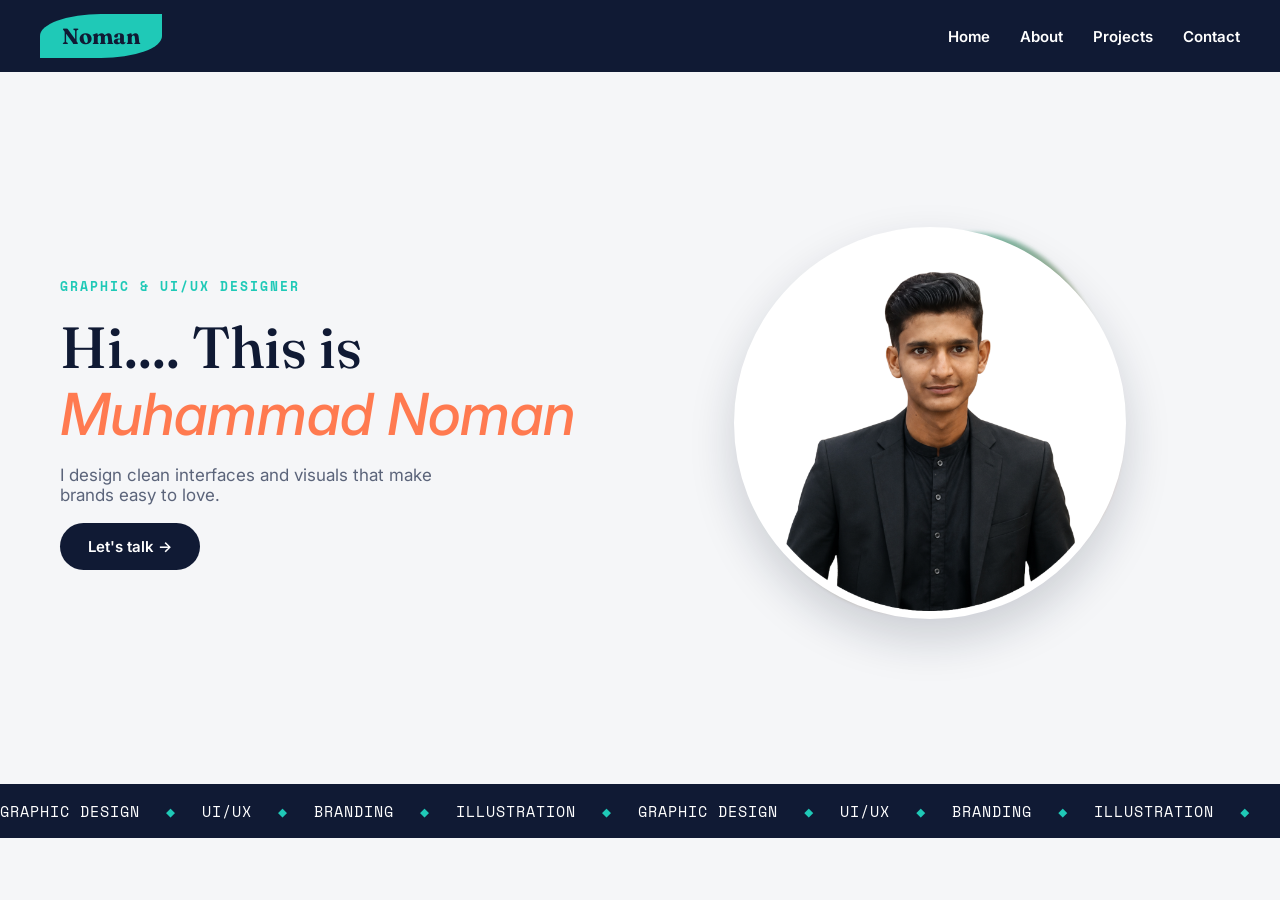
<file: index.html>
<!DOCTYPE html>
<html lang="en">
<head>
    <meta charset="UTF-8">
    <meta name="viewport" content="width=device-width, initial-scale=1.0">
    <title>Portfolio | Home</title>

    <link rel="preconnect" href="https://fonts.googleapis.com">
    <link rel="preconnect" href="https://fonts.gstatic.com" crossorigin>
    <link href="https://fonts.googleapis.com/css2?family=Fraunces:ital,wght@0,500;0,600;1,500&family=Inter:wght@400;500;600;700&family=Space+Mono&display=swap" rel="stylesheet">

    <link rel="stylesheet" href="./styles/style.css">
    <link rel="stylesheet" href="./styles/Home.css">
</head>
<body>
    <div class="navbar">
        <div class="logo">
            <h1>Noman</h1>
        </div>

        <button class="hamburger" id="hamburger" aria-label="Toggle menu" aria-expanded="false" aria-controls="navLinks">
            <span></span>
            <span></span>
            <span></span>
        </button>

        <div class="navLinks" id="navLinks">
            <ul>
                <li style="--i:1"><a href="index.html">Home</a></li>
                <li style="--i:2"><a href="./pages/About.html">About</a></li>
                <li style="--i:3"><a href="./pages/Projects.html">Projects</a></li>
                <li style="--i:4"><a href="./pages/Contact.html">Contact</a></li>
            </ul>
        </div>
    </div>
    <div class="navOverlay" id="navOverlay"></div>

    <div class="bannar">
        <div class="about">
            <p class="eyebrow">Graphic &amp; UI/UX Designer</p>
            <h1>Hi.... This is<br><span>Muhammad Noman</span></h1>
            <p class="tagline">I design clean interfaces and visuals that make brands easy to love.</p>
            <a href="./pages/Contact.html" class="cta">Let's talk &#8594;</a>
        </div>

        <div class="selfPic">
            <div class="blob"></div>
            <div class="pic">
                <img src="./imgs/selfPic.png" alt="Muhammad Noman">
            </div>
        </div>
    </div>

    <div class="marquee">
        <div class="marquee-track">
            <span>Graphic Design</span><span>&#9670;</span>
            <span>UI/UX</span><span>&#9670;</span>
            <span>Branding</span><span>&#9670;</span>
            <span>Illustration</span><span>&#9670;</span>
            <span>Graphic Design</span><span>&#9670;</span>
            <span>UI/UX</span><span>&#9670;</span>
            <span>Branding</span><span>&#9670;</span>
            <span>Illustration</span><span>&#9670;</span>
        </div>
    </div>

    <script src="./scripts/main.js"></script>
</body>
</html>
</file>
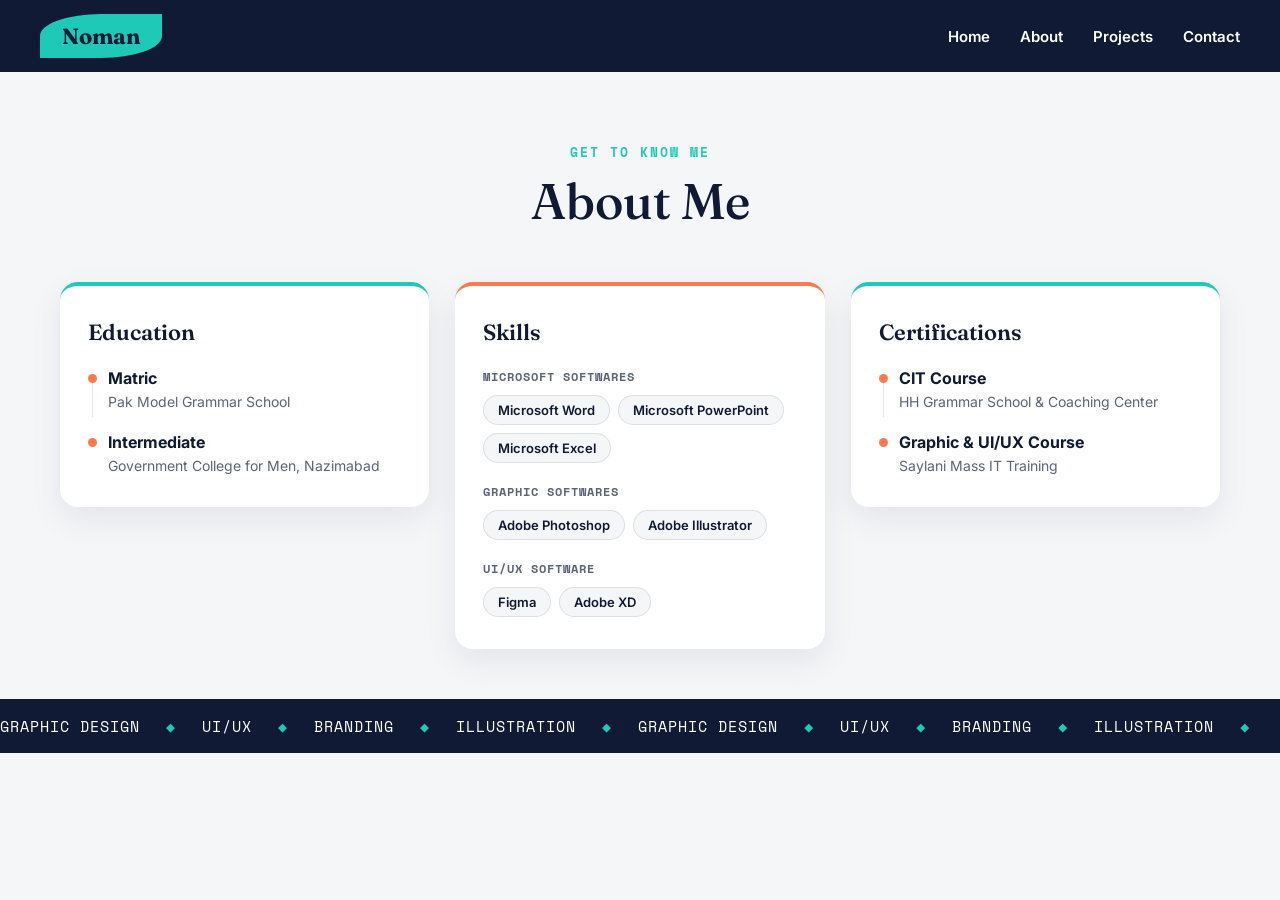
<file: pages/About.html>
<!DOCTYPE html>
<html lang="en">

<head>
    <meta charset="UTF-8">
    <meta name="viewport" content="width=device-width, initial-scale=1.0">
    <title>Portfolio | About</title>

    <link rel="preconnect" href="https://fonts.googleapis.com">
    <link rel="preconnect" href="https://fonts.gstatic.com" crossorigin>
    <link
        href="https://fonts.googleapis.com/css2?family=Fraunces:ital,wght@0,500;0,600;1,500&family=Inter:wght@400;500;600;700&family=Space+Mono&display=swap"
        rel="stylesheet">

    <link rel="stylesheet" href="../styles/style.css">
    <link rel="stylesheet" href="../styles/About.css">
    <link rel="stylesheet" href="../styles/Home.css">
</head>

<body>
    <div class="navbar">
        <div class="logo">
            <h1>Noman</h1>
        </div>

        <button class="hamburger" id="hamburger" aria-label="Toggle menu" aria-expanded="false"
            aria-controls="navLinks">
            <span></span>
            <span></span>
            <span></span>
        </button>

        <div class="navLinks" id="navLinks">
            <ul>
                <li style="--i:1"><a href="../index.html">Home</a></li>
                <li style="--i:2"><a href="About.html">About</a></li>
                <li style="--i:3"><a href="Projects.html">Projects</a></li>
                <li style="--i:4"><a href="Contact.html">Contact</a></li>
            </ul>
        </div>
    </div>
    <div class="navOverlay" id="navOverlay"></div>

    <div class="aboutPage">

        <div class="pageIntro">
            <p class="eyebrow">Get to know me</p>
            <h1>About Me</h1>
        </div>

        <div class="aboutGrid">

            <div class="card">
                <h2 class="cardTitle">Education</h2>

                <div class="timelineItem">
                    <h3>Matric</h3>
                    <p>Pak Model Grammar School</p>
                </div>
                <div class="timelineItem">
                    <h3>Intermediate</h3>
                    <p>Government College for Men, Nazimabad</p>
                </div>
            </div>

            <div class="card">
                <h2 class="cardTitle">Skills</h2>

                <div class="skillGroup">
                    <h3>Microsoft Softwares</h3>
                    <ul>
                        <li>Microsoft Word</li>
                        <li>Microsoft PowerPoint</li>
                        <li>Microsoft Excel</li>
                    </ul>
                </div>

                <div class="skillGroup">
                    <h3>Graphic Softwares</h3>
                    <ul>
                        <li>Adobe Photoshop</li>
                        <li>Adobe Illustrator</li>
                    </ul>
                </div>

                <div class="skillGroup">
                    <h3>UI/UX Software</h3>
                    <ul>
                        <li>Figma</li>
                        <li>Adobe XD</li>
                    </ul>
                </div>
            </div>

            <div class="card">
                <h2 class="cardTitle">Certifications</h2>

                <div class="timelineItem">
                    <h3>CIT Course</h3>
                    <p>HH Grammar School &amp; Coaching Center</p>
                </div>
                <div class="timelineItem">
                    <h3>Graphic &amp; UI/UX Course</h3>
                    <p>Saylani Mass IT Training</p>
                </div>
            </div>

        </div>
    </div>

    <div class="marquee">
        <div class="marquee-track">
            <span>Graphic Design</span><span>&#9670;</span>
            <span>UI/UX</span><span>&#9670;</span>
            <span>Branding</span><span>&#9670;</span>
            <span>Illustration</span><span>&#9670;</span>
            <span>Graphic Design</span><span>&#9670;</span>
            <span>UI/UX</span><span>&#9670;</span>
            <span>Branding</span><span>&#9670;</span>
            <span>Illustration</span><span>&#9670;</span>
        </div>
    </div>

    <script src="../scripts/main.js"></script>
</body>

</html>
</file>
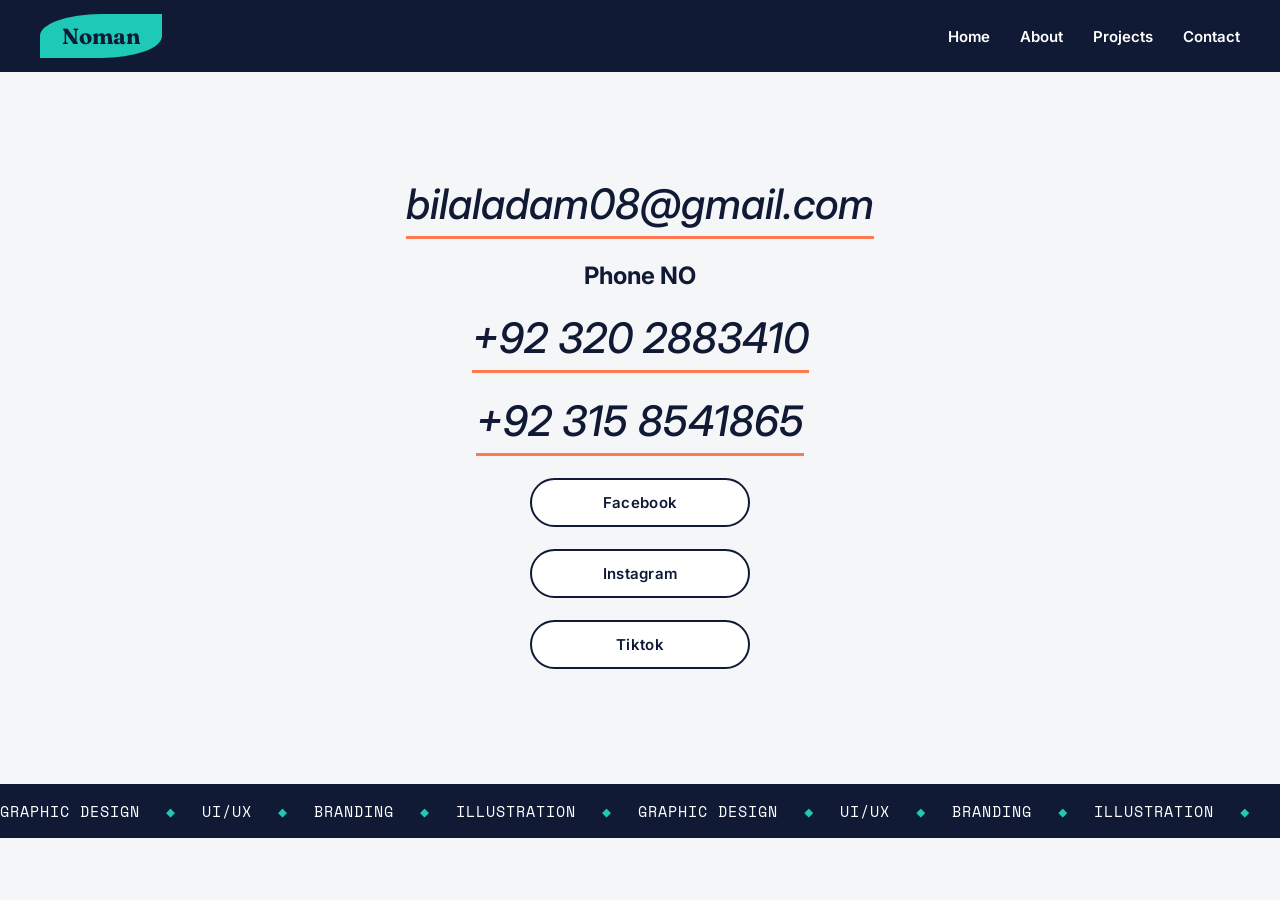
<file: pages/Contact.html>
<!DOCTYPE html>
<html lang="en">
<head>
    <meta charset="UTF-8">
    <meta name="viewport" content="width=device-width, initial-scale=1.0">
    <title>Portfolio | Contact</title>

    <link rel="preconnect" href="https://fonts.googleapis.com">
    <link rel="preconnect" href="https://fonts.gstatic.com" crossorigin>
    <link href="https://fonts.googleapis.com/css2?family=Fraunces:ital,wght@0,500;0,600;1,500&family=Inter:wght@400;500;600;700&family=Space+Mono&display=swap" rel="stylesheet">

    <link rel="stylesheet" href="../styles/style.css">
    <link rel="stylesheet" href="../styles/Contact.css">
    <link rel="stylesheet" href="../styles/Home.css">
</head>
<body>
    <div class="navbar">
        <div class="logo">
            <h1>Noman</h1>
        </div>

        <button class="hamburger" id="hamburger" aria-label="Toggle menu" aria-expanded="false" aria-controls="navLinks">
            <span></span>
            <span></span>
            <span></span>
        </button>

        <div class="navLinks" id="navLinks">
            <ul>
                <li style="--i:1"><a href="../index.html">Home</a></li>
                <li style="--i:2"><a href="About.html">About</a></li>
                <li style="--i:3"><a href="Projects.html">Projects</a></li>
                <li style="--i:4"><a href="Contact.html">Contact</a></li>
            </ul>
        </div>
    </div>
    <div class="navOverlay" id="navOverlay"></div>

    <div class="contact">
        <div class="email">
            <p><a href="mailto:bilaladam08@gmail.com" style="color:inherit;text-decoration:none;">bilaladam08@gmail.com</a></p>
        </div>
        <h2>Phone NO</h2>
        <div class="email">
            <p><a href="mailto:+92 320 2883410" style="color:inherit;text-decoration:none;">+92 320 2883410</a></p>
        </div>
        <div class="email">
            <p><a href="mailto:+92 315 8541865" style="color:inherit;text-decoration:none;">+92 315 8541865</a></p>
        </div>
        <div class="Facebook">
            <a href="https://www.facebook.com/profile.php?id=100093433852485" target="_blank" rel="noopener">Facebook</a>
        </div>
        <div class="Instagram">
            <a href="https://www.instagram.com/nomanadam0786?utm_source=ig_web_button_share_sheet&igsh=ZDNlZDc0MzIxNw==" target="_blank" rel="noopener">Instagram</a>
        </div>
        <div class="Tiktok">
            <a href="https://www.tiktok.com/@noman_r.attari?is_from_webapp=1&sender_device=pc" target="_blank" rel="noopener">Tiktok</a>
        </div>
    </div>
    <div class="marquee">
        <div class="marquee-track">
            <span>Graphic Design</span><span>&#9670;</span>
            <span>UI/UX</span><span>&#9670;</span>
            <span>Branding</span><span>&#9670;</span>
            <span>Illustration</span><span>&#9670;</span>
            <span>Graphic Design</span><span>&#9670;</span>
            <span>UI/UX</span><span>&#9670;</span>
            <span>Branding</span><span>&#9670;</span>
            <span>Illustration</span><span>&#9670;</span>
        </div>
    </div>

    <script src="../scripts/main.js"></script>
</body>
</html>
</file>
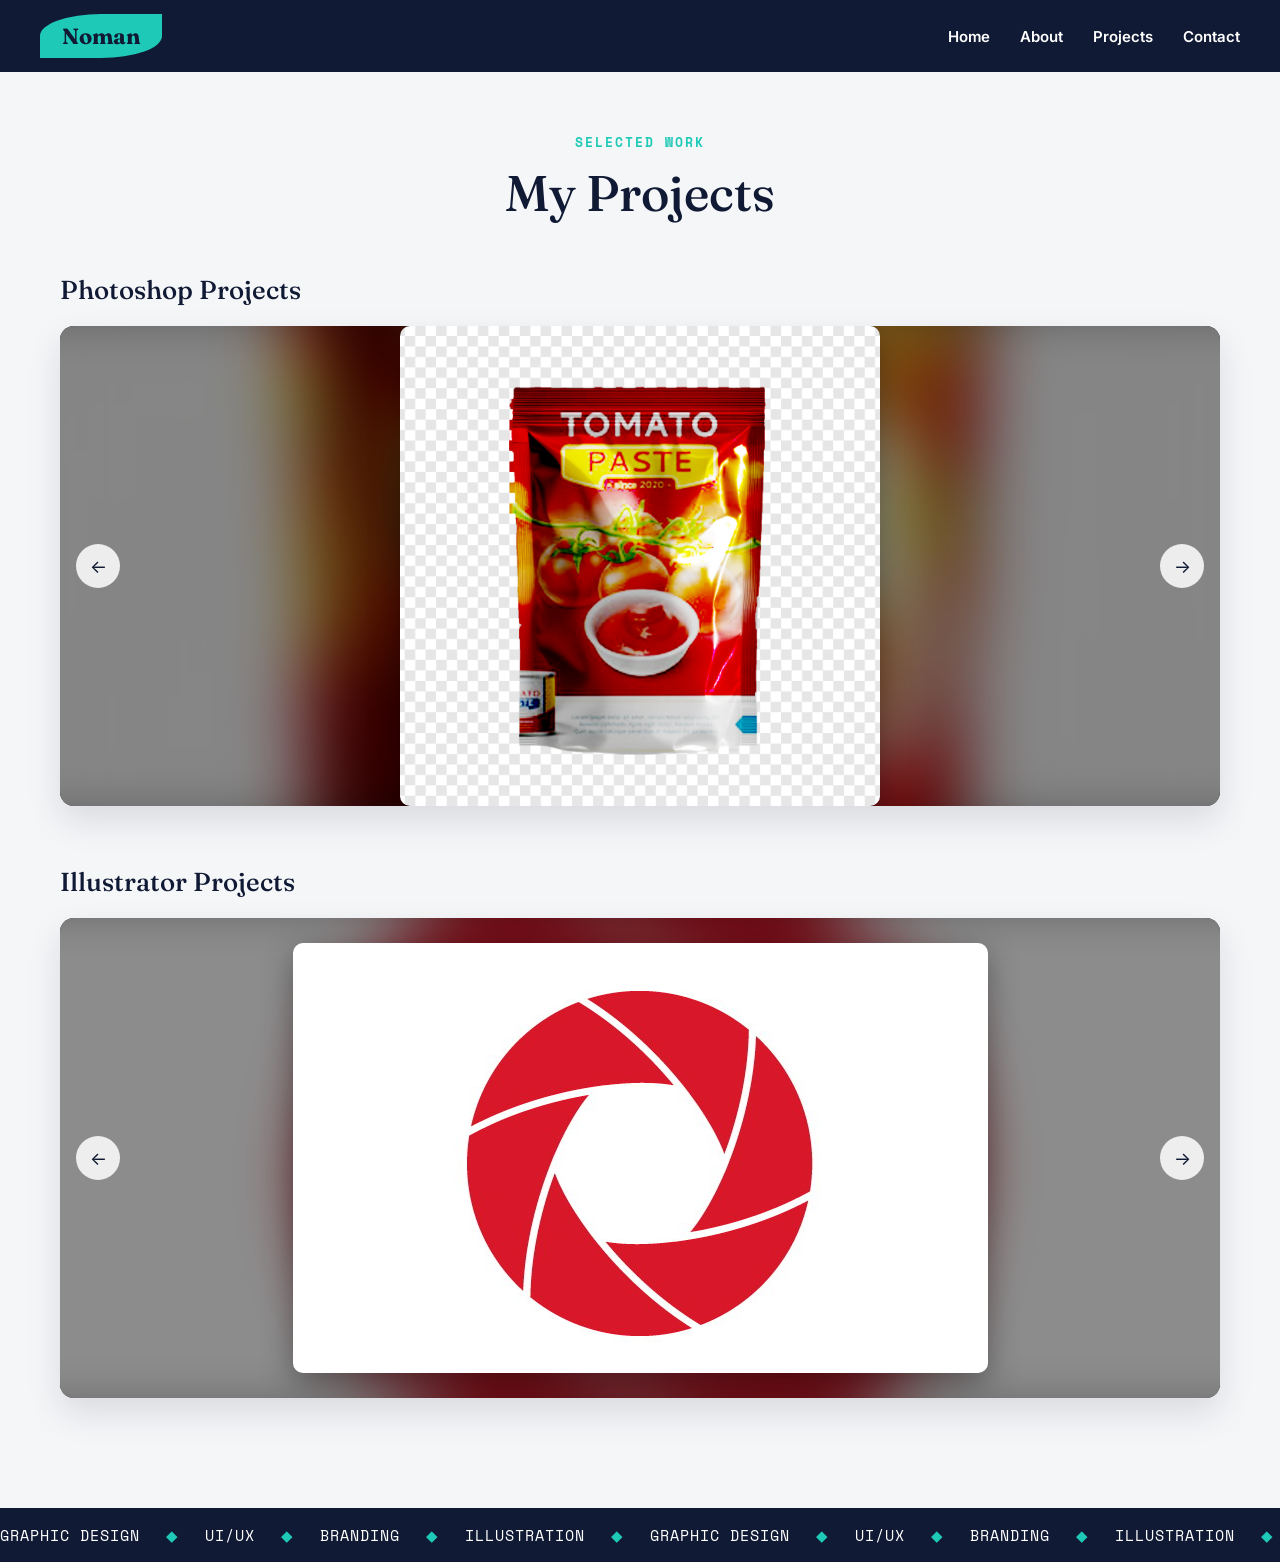
<file: pages/Projects.html>
<!DOCTYPE html>
<html lang="en">
<head>
    <meta charset="UTF-8">
    <meta name="viewport" content="width=device-width, initial-scale=1.0">
    <title>Portfolio | Projects</title>

    <link rel="preconnect" href="https://fonts.googleapis.com">
    <link rel="preconnect" href="https://fonts.gstatic.com" crossorigin>
    <link href="https://fonts.googleapis.com/css2?family=Fraunces:ital,wght@0,500;0,600;1,500&family=Inter:wght@400;500;600;700&family=Space+Mono&display=swap" rel="stylesheet">

    <link rel="stylesheet" href="../styles/style.css">
    <link rel="stylesheet" href="../styles/Projects.css">
    <link rel="stylesheet" href="../styles/Home.css">
</head>
<body>
    <div class="navbar">
        <div class="logo">
            <h1>Noman</h1>
        </div>

        <button class="hamburger" id="hamburger" aria-label="Toggle menu" aria-expanded="false" aria-controls="navLinks">
            <span></span>
            <span></span>
            <span></span>
        </button>

        <div class="navLinks" id="navLinks">
            <ul>
                <li style="--i:1"><a href="../index.html">Home</a></li>
                <li style="--i:2"><a href="About.html">About</a></li>
                <li style="--i:3"><a href="Projects.html">Projects</a></li>
                <li style="--i:4"><a href="Contact.html">Contact</a></li>
            </ul>
        </div>
    </div>
    <div class="navOverlay" id="navOverlay"></div>

    <div class="projectsPage">

        <div class="pageIntro">
            <p class="eyebrow">Selected work</p>
            <h1>My Projects</h1>
        </div>

        <section class="projectSection">
            <div class="sectionHead">
                <h2>Photoshop Projects</h2>
            </div>

            <div class="carousel" id="photoshopTrack">
                <button class="carouselArrow arrowLeft" data-target="photoshopTrack" data-dir="-1" aria-label="Scroll left">&#8592;</button>

                <div class="carouselTrackInner">
                    <div class="carouselItem">
                        <img class="bgBlur" src="../imgs/Photoshop_project01.png" alt="">
                        <img class="mainImg" src="../imgs/Photoshop_project01.png" alt="Photoshop project 1">
                    </div>
                    <div class="carouselItem">
                        <img class="bgBlur" src="../imgs/Photoshop_project02.png" alt="">
                        <img class="mainImg" src="../imgs/Photoshop_project02.png" alt="Photoshop project 2">
                    </div>
                    <div class="carouselItem">
                        <img class="bgBlur" src="../imgs/Photoshop_project03.png" alt="">
                        <img class="mainImg" src="../imgs/Photoshop_project03.png" alt="Photoshop project 3">
                    </div>
                </div>

                <button class="carouselArrow arrowRight" data-target="photoshopTrack" data-dir="1" aria-label="Scroll right">&#8594;</button>
            </div>
        </section>

        <section class="projectSection">
            <div class="sectionHead">
                <h2>Illustrator Projects</h2>
            </div>

            <div class="carousel" id="illustratorTrack">
                <button class="carouselArrow arrowLeft" data-target="illustratorTrack" data-dir="-1" aria-label="Scroll left">&#8592;</button>

                <div class="carouselTrackInner">
                    <div class="carouselItem">
                        <img class="bgBlur" src="../imgs/illustrator_project01.jpg" alt="">
                        <img class="mainImg" src="../imgs/illustrator_project01.jpg" alt="Illustrator project 1">
                    </div>
                    <div class="carouselItem">
                        <img class="bgBlur" src="../imgs/illustrator_project02.jpg" alt="">
                        <img class="mainImg" src="../imgs/illustrator_project02.jpg" alt="Illustrator project 2">
                    </div>
                    <div class="carouselItem">
                        <img class="bgBlur" src="../imgs/illustrator_project03.jpg" alt="">
                        <img class="mainImg" src="../imgs/illustrator_project03.jpg" alt="Illustrator project 3">
                    </div>
                    <div class="carouselItem">
                        <img class="bgBlur" src="../imgs/illustrator_project04.jpg" alt="">
                        <img class="mainImg" src="../imgs/illustrator_project04.jpg" alt="Illustrator project 4">
                    </div>
                </div>

                <button class="carouselArrow arrowRight" data-target="illustratorTrack" data-dir="1" aria-label="Scroll right">&#8594;</button>
            </div>
        </section>

    </div>

    <div class="marquee">
        <div class="marquee-track">
            <span>Graphic Design</span><span>&#9670;</span>
            <span>UI/UX</span><span>&#9670;</span>
            <span>Branding</span><span>&#9670;</span>
            <span>Illustration</span><span>&#9670;</span>
            <span>Graphic Design</span><span>&#9670;</span>
            <span>UI/UX</span><span>&#9670;</span>
            <span>Branding</span><span>&#9670;</span>
            <span>Illustration</span><span>&#9670;</span>
        </div>
    </div>

    <script src="../scripts/main.js"></script>
</body>
</html>
</file>
<file: styles/style.css>
:root {
    --ink: #101A34;
    --ink-soft: #5B647A;
    --bg: #F5F6F8;
    --teal: #1FC9B7;
    --coral: #FF7A50;
    --white: #ffffff;
    --radius: 18px;
}

* {
    margin: 0;
    padding: 0;
    box-sizing: border-box;
    font-family: 'Inter', sans-serif;
}

html {
    scroll-behavior: smooth;
}

body {
    background-color: var(--bg);
    color: var(--ink);
    overflow-x: hidden;
}

/* ---------- NAVBAR ---------- */
.navbar {
    position: sticky;
    top: 0;
    z-index: 100;
    display: flex;
    align-items: center;
    justify-content: space-between;
    padding: 14px 40px;
    background-color: var(--ink);
}

.logo {
    background-color: var(--teal);
    padding: 8px 22px;
    border-radius: 50% 0% 50% 0%;
    display: flex;
    align-items: center;
    justify-content: center;
    transition: border-radius 0.4s ease;
}

.logo:hover {
    border-radius: 0% 50% 0% 50%;
}

.logo h1 {
    font-family: 'Fraunces', serif;
    font-size: 22px;
    color: var(--ink);
}

.navLinks ul {
    display: flex;
    gap: 30px;
    list-style: none;
}

.navLinks ul li a {
    text-decoration: none;
    color: white;
    font-weight: 600;
    font-size: 15px;
    position: relative;
    padding-bottom: 5px;
}

.navLinks ul li a::after {
    content: '';
    position: absolute;
    bottom: 0;
    left: 0;
    width: 100%;
    height: 3px;
    background-color: var(--coral);
    transform: scaleX(0);
    transform-origin: center;
    transition: transform 0.3s ease-in-out;
}

.navLinks ul li a:hover::after {
    transform: scaleX(1);
}

/* Hamburger button (hidden on desktop) */
.hamburger {
    display: none;
    flex-direction: column;
    justify-content: center;
    align-items: center;
    gap: 5px;
    width: 40px;
    height: 40px;
    background: none;
    border: none;
    cursor: pointer;
    z-index: 200;
}

.hamburger span {
    width: 26px;
    height: 3px;
    background-color: var(--white);
    border-radius: 2px;
    transition: transform 0.35s ease, opacity 0.25s ease, background-color 0.3s ease;
}

.hamburger.active span:nth-child(1) {
    transform: translateY(8px) rotate(45deg);
}

.hamburger.active span:nth-child(2) {
    opacity: 0;
}

.hamburger.active span:nth-child(3) {
    transform: translateY(-8px) rotate(-45deg);
}

.navOverlay {
    display: none;
    position: fixed;
    inset: 0;
    background: rgba(16, 26, 52, 0.35);
    backdrop-filter: blur(2px);
    opacity: 0;
    pointer-events: none;
    transition: opacity 0.35s ease;
    z-index: 90;
}

.navOverlay.show {
    display: block;
    opacity: 1;
    pointer-events: auto;
}

/* ---------- RESPONSIVE NAVBAR ---------- */
@media (max-width: 768px) {
    .hamburger {
        display: flex;
    }

    .navLinks {
        position: fixed;
        top: 0;
        right: 0;
        height: 100vh;
        width: min(75%, 320px);
        background-color: var(--ink);
        transform: translateX(100%);
        transition: transform 0.4s cubic-bezier(.65,0,.35,1);
        z-index: 150;
        display: flex;
        align-items: center;
    }

    .navLinks.open {
        transform: translateX(0);
    }

    .navLinks ul {
        flex-direction: column;
        gap: 34px;
        width: 100%;
        padding: 0 40px;
    }

    .navLinks ul li {
        opacity: 0;
        transform: translateY(14px);
    }

    .navLinks.open ul li {
        animation: linkIn 0.5s ease forwards;
        animation-delay: calc(var(--i) * 0.08s);
    }

    .navLinks ul li a {
        font-size: 20px;
    }
}

@keyframes linkIn {
    to {
        opacity: 1;
        transform: translateY(0);
    }
}

@media (prefers-reduced-motion: reduce) {
    * {
        animation-duration: 0.001ms !important;
        transition-duration: 0.001ms !important;
    }
}
</file>
<file: styles/Home.css>
.bannar {
    display: flex;
    justify-content: space-between;
    align-items: center;
    /* gap: 40px; */
    padding: 0 60px;
    min-height: 78vh;
    flex-wrap: wrap;
}

.about {
    width: 50%;
    display: flex;
    flex-direction: column;
    justify-content: center;
    gap: 18px;
}

.eyebrow {
    font-family: 'Space Mono', monospace;
    text-transform: uppercase;
    letter-spacing: 2px;
    font-size: 13px;
    color: var(--teal);
    font-weight: 700;
    opacity: 0;
    animation: fadeUp 0.7s ease forwards;
    animation-delay: 0.1s;
}

.about h1 {
    font-family: 'Fraunces', serif;
    font-weight: 500;
    font-size: clamp(34px, 5vw, 58px);
    line-height: 1.15;
    opacity: 0;
    animation: fadeUp 0.7s ease forwards;
    animation-delay: 0.25s;
}

.about h1 span {
    color: var(--coral);
    font-style: italic;
}

.tagline {
    color: var(--ink-soft);
    font-size: 17px;
    max-width: 420px;
    opacity: 0;
    animation: fadeUp 0.7s ease forwards;
    animation-delay: 0.4s;
}

.cta {
    align-self: flex-start;
    text-decoration: none;
    background-color: var(--ink);
    color: var(--white);
    padding: 14px 28px;
    border-radius: 40px;
    font-weight: 600;
    font-size: 15px;
    transition: background-color 0.3s ease, transform 0.3s ease;
    opacity: 0;
    animation: fadeUp 0.7s ease forwards;
    animation-delay: 0.55s;
}

.cta:hover {
    background-color: var(--coral);
    transform: translateY(-3px);
}

@keyframes fadeUp {
    from {
        opacity: 0;
        transform: translateY(18px);
    }
    to {
        opacity: 1;
        transform: translateY(0);
    }
}

/* ---------- PROFILE PICTURE ---------- */
.selfPic {
    width: 50%;
    display: flex;
    justify-content: center;
    align-items: center;
    position: relative;
}

.blob {
    position: absolute;
    width: 380px;
    height: 380px;
    background: linear-gradient(135deg, var(--teal), var(--coral));
    border-radius: 62% 38% 55% 45% / 48% 55% 45% 52%;
    filter: blur(2px);
    opacity: 0.85;
    animation: morph 8s ease-in-out infinite;
    z-index: 0;
}

@keyframes morph {
    0%, 100% { border-radius: 62% 38% 55% 45% / 48% 55% 45% 52%; }
    50% { border-radius: 45% 55% 40% 60% / 55% 45% 55% 45%; }
}

.pic {
    width: fit-content;
    height: fit-content;
    border-radius: 50%;
    background-color: var(--white);
    display: flex;
    justify-content: center;
    align-items: center;
    overflow: hidden;
    border: 6px solid var(--white);
    position: relative;
    z-index: 1;
    box-shadow: 0 20px 45px rgba(16, 26, 52, 0.18);
}

.pic img {
    width: 380px;
    height: 380px;
    object-fit: cover;
    border-radius: 50%;
}

/* ---------- SIGNATURE MARQUEE ---------- */
.marquee {
    background-color: var(--ink);
    padding: 16px 0;
    overflow: hidden;
    margin-top: 10px;
}

.marquee-track {
    display: flex;
    gap: 26px;
    white-space: nowrap;
    width: max-content;
    animation: scroll 18s linear infinite;
}

.marquee-track span {
    font-family: 'Space Mono', monospace;
    text-transform: uppercase;
    font-size: 15px;
    letter-spacing: 1px;
    color: var(--white);
}

.marquee-track span:nth-child(even) {
    color: var(--teal);
}

@keyframes scroll {
    from { transform: translateX(0); }
    to { transform: translateX(-50%); }
}

/* ---------- RESPONSIVE ---------- */
@media (max-width: 900px) {
    .bannar {
        padding: 0 30px;
        min-height: auto;
        padding-top: 50px;
        padding-bottom: 50px;
    }

    .about, .selfPic {
        width: 100%;
    }

    .about {
        order: 2;
        align-items: center;
        text-align: center;
    }

    .about h1, .tagline {
        max-width: 100%;
    }

    .cta {
        align-self: center;
    }

    .selfPic {
        order: 1;
        margin-bottom: 20px;
    }

    .blob, .pic img {
        width: 260px;
        height: 260px;
    }

    .pic img {
        width: 240px;
        height: 240px;
    }
}

@media (prefers-reduced-motion: reduce) {
    .blob {
        animation: none;
    }
    .marquee-track {
        animation: none;
    }
}
</file>
<file: styles/About.css>
.aboutPage {
    padding: 70px 60px 40px;
}

/* ---------- INTRO ---------- */
.pageIntro {
    text-align: center;
    margin-bottom: 50px;
}

.pageIntro .eyebrow {
    font-family: 'Space Mono', monospace;
    text-transform: uppercase;
    letter-spacing: 2px;
    font-size: 13px;
    color: var(--teal);
    font-weight: 700;
    opacity: 0;
    animation: fadeUp 0.6s ease forwards;
}

.pageIntro h1 {
    font-family: 'Fraunces', serif;
    font-weight: 500;
    font-size: clamp(32px, 5vw, 50px);
    margin-top: 8px;
    opacity: 0;
    animation: fadeUp 0.6s ease forwards;
    animation-delay: 0.12s;
}

/* ---------- GRID + CARDS ---------- */
.aboutGrid {
    display: grid;
    grid-template-columns: repeat(3, 1fr);
    gap: 26px;
    align-items: start;
}

.card {
    background-color: var(--white);
    border-radius: var(--radius);
    padding: 32px 28px;
    box-shadow: 0 12px 32px rgba(16, 26, 52, 0.08);
    border-top: 4px solid var(--teal);
    opacity: 0;
    animation: fadeUp 0.6s ease forwards;
    transition: transform 0.3s ease, box-shadow 0.3s ease;
}

.card:hover {
    transform: translateY(-6px);
    box-shadow: 0 18px 40px rgba(16, 26, 52, 0.14);
}

.aboutGrid .card:nth-child(1) { animation-delay: 0.2s; }
.aboutGrid .card:nth-child(2) { animation-delay: 0.32s; border-top-color: var(--coral); }
.aboutGrid .card:nth-child(3) { animation-delay: 0.44s; }

.cardTitle {
    font-family: 'Fraunces', serif;
    font-weight: 600;
    font-size: 22px;
    margin-bottom: 22px;
    color: var(--ink);
}

/* ---------- TIMELINE ITEMS (Education / Certifications) ---------- */
.timelineItem {
    position: relative;
    padding-left: 20px;
    margin-bottom: 20px;
}

.timelineItem:last-child {
    margin-bottom: 0;
}

.timelineItem::before {
    content: '';
    position: absolute;
    left: 0;
    top: 6px;
    width: 9px;
    height: 9px;
    border-radius: 50%;
    background-color: var(--coral);
}

.timelineItem::after {
    content: '';
    position: absolute;
    left: 4px;
    top: 15px;
    width: 1px;
    height: calc(100% - 10px);
    background-color: rgba(16, 26, 52, 0.12);
}

.timelineItem:last-child::after {
    display: none;
}

.timelineItem h3 {
    font-size: 16px;
    font-weight: 700;
    color: var(--ink);
    margin-bottom: 4px;
}

.timelineItem p {
    font-size: 14px;
    color: var(--ink-soft);
    line-height: 1.4;
}

/* ---------- SKILL GROUPS ---------- */
.skillGroup {
    margin-bottom: 20px;
}

.skillGroup:last-child {
    margin-bottom: 0;
}

.skillGroup h3 {
    font-family: 'Space Mono', monospace;
    text-transform: uppercase;
    font-size: 12px;
    letter-spacing: 1px;
    color: var(--ink-soft);
    margin-bottom: 10px;
}

.skillGroup ul {
    list-style: none;
    display: flex;
    flex-wrap: wrap;
    gap: 8px;
}

.skillGroup li {
    background-color: var(--bg);
    border: 1px solid rgba(16, 26, 52, 0.1);
    color: var(--ink);
    font-size: 13px;
    font-weight: 600;
    padding: 6px 14px;
    border-radius: 20px;
    transition: background-color 0.3s ease, color 0.3s ease, border-color 0.3s ease;
}

.skillGroup li:hover {
    background-color: var(--teal);
    border-color: var(--teal);
    color: var(--white);
}

/* ---------- RESPONSIVE ---------- */
@media (max-width: 900px) {
    .aboutPage {
        padding: 50px 30px 30px;
    }

    .aboutGrid {
        grid-template-columns: 1fr;
    }
}

@media (max-width: 480px) {
    .aboutPage {
        padding: 40px 18px 20px;
    }

    .card {
        padding: 26px 20px;
    }
}
</file>
<file: styles/Contact.css>
.contact {
    min-height: 78vh;
    display: flex;
    flex-direction: column;
    align-items: center;
    justify-content: center;
    gap: 22px;
    padding: 70px 20px;
    text-align: center;
}

/* ---------- EMAIL ---------- */
.email p {
    font-family: 'Fraunces', serif;
    font-weight: 500;
    font-style: italic;
    font-size: clamp(24px, 4vw, 42px);
    color: var(--ink);
    padding-bottom: 6px;
    border-bottom: 3px solid var(--coral);
    opacity: 0;
    animation: fadeUp 0.7s ease forwards;
    animation-delay: 0.1s;
    transition: color 0.3s ease, border-color 0.3s ease;
}

.email p:hover {
    color: var(--coral);
}

/* ---------- SOCIAL LINKS ---------- */
.Facebook,
.Instagram,
.Tiktok {
    opacity: 0;
    animation: fadeUp 0.6s ease forwards;
}

.Facebook { animation-delay: 0.25s; }
.Instagram { animation-delay: 0.35s; }
.Tiktok { animation-delay: 0.45s; }

.Facebook a,
.Instagram a,
.Tiktok a {
    display: inline-flex;
    align-items: center;
    justify-content: center;
    min-width: 220px;
    text-decoration: none;
    color: var(--ink);
    background-color: var(--white);
    border: 2px solid var(--ink);
    padding: 13px 34px;
    border-radius: 40px;
    font-weight: 600;
    font-size: 15px;
    letter-spacing: 0.3px;
    transition: background-color 0.3s ease, border-color 0.3s ease, color 0.3s ease, transform 0.3s ease;
}

.Facebook a:hover {
    background-color: var(--teal);
    border-color: var(--teal);
    color: var(--white);
    transform: translateY(-4px);
}

.Instagram a:hover {
    background-color: var(--coral);
    border-color: var(--coral);
    color: var(--white);
    transform: translateY(-4px);
}

.Tiktok a:hover {
    background-color: var(--ink);
    color: var(--white);
    transform: translateY(-4px);
}

/* ---------- RESPONSIVE ---------- */
@media (max-width: 600px) {
    .contact {
        gap: 16px;
        padding: 50px 20px;
    }

    .Facebook a,
    .Instagram a,
    .Tiktok a {
        min-width: 200px;
        padding: 12px 26px;
        font-size: 14px;
    }
}

@media (prefers-reduced-motion: reduce) {
    * {
        animation-duration: 0.001ms !important;
        transition-duration: 0.001ms !important;
    }
}
</file>
<file: styles/Projects.css>
/* ---------- PAGE INTRO ---------- */
.projectsPage {
    padding: 60px 60px 40px;
}

.pageIntro {
    text-align: center;
    margin-bottom: 50px;
}

.pageIntro .eyebrow {
    font-family: 'Space Mono', monospace;
    text-transform: uppercase;
    letter-spacing: 2px;
    font-size: 13px;
    color: var(--teal);
    font-weight: 700;
    display: block;
    margin-bottom: 10px;
}

.pageIntro h1 {
    font-family: 'Fraunces', serif;
    font-weight: 500;
    font-size: clamp(32px, 5vw, 50px);
}

/* ---------- PROJECT SECTION ---------- */
.projectSection {
    margin-bottom: 60px;
}

.sectionHead {
    margin-bottom: 20px;
}

.sectionHead h2 {
    font-family: 'Fraunces', serif;
    font-weight: 500;
    font-size: 26px;
}

/* ---------- CAROUSEL ---------- */
.carousel {
    position: relative;
    width: 100%;
    height: 480px;
    overflow: hidden;
    border-radius: 14px;
    background-color: #0d0d0d;
    box-shadow: 0 15px 35px rgba(16, 26, 52, 0.12);
}

.carouselTrackInner {
    display: flex;
    height: 100%;
    transition: transform 0.5s ease;
    width: 100%;
}

.carouselItem {
    position: relative;
    flex: 0 0 100%;
    width: 100%;
    height: 100%;
    display: flex;
    justify-content: center;
    align-items: center;
    overflow: hidden;
}

/* blurred background fills the whole box regardless of orientation */
.carouselItem .bgBlur {
    position: absolute;
    inset: 0;
    width: 100%;
    height: 100%;
    object-fit: cover;
    filter: blur(30px) brightness(0.55);
    transform: scale(1.15);
    z-index: 0;
}

/* actual image keeps its real aspect ratio: landscape shows wide, portrait shows tall */
.carouselItem .mainImg {
    position: relative;
    z-index: 1;
    max-width: 100%;
    max-height: 100%;
    width: auto;
    height: auto;
    object-fit: contain;
    border-radius: 10px;
    box-shadow: 0 10px 30px rgba(0, 0, 0, 0.35);
}

/* ---------- ARROWS (opposite sides) ---------- */
.carouselArrow {
    position: absolute;
    top: 50%;
    transform: translateY(-50%);
    width: 44px;
    height: 44px;
    border-radius: 50%;
    border: none;
    background-color: rgba(255, 255, 255, 0.85);
    color: var(--ink);
    font-size: 18px;
    cursor: pointer;
    display: flex;
    justify-content: center;
    align-items: center;
    z-index: 2;
    transition: background-color 0.3s ease, transform 0.3s ease;
}

.carouselArrow:hover {
    background-color: var(--white);
    transform: translateY(-50%) scale(1.08);
}

.arrowLeft {
    left: 16px;
}

.arrowRight {
    right: 16px;
}

/* ---------- RESPONSIVE ---------- */
@media (max-width: 900px) {
    .projectsPage {
        padding: 40px 25px 30px;
    }

    .carousel {
        height: 380px;
    }
}

@media (max-width: 600px) {
    .carousel {
        height: 280px;
        border-radius: 10px;
    }

    .carouselArrow {
        width: 36px;
        height: 36px;
        font-size: 15px;
    }

    .arrowLeft {
        left: 10px;
    }

    .arrowRight {
        right: 10px;
    }
}

@media (max-width: 400px) {
    .carousel {
        height: 220px;
    }
}
</file>
